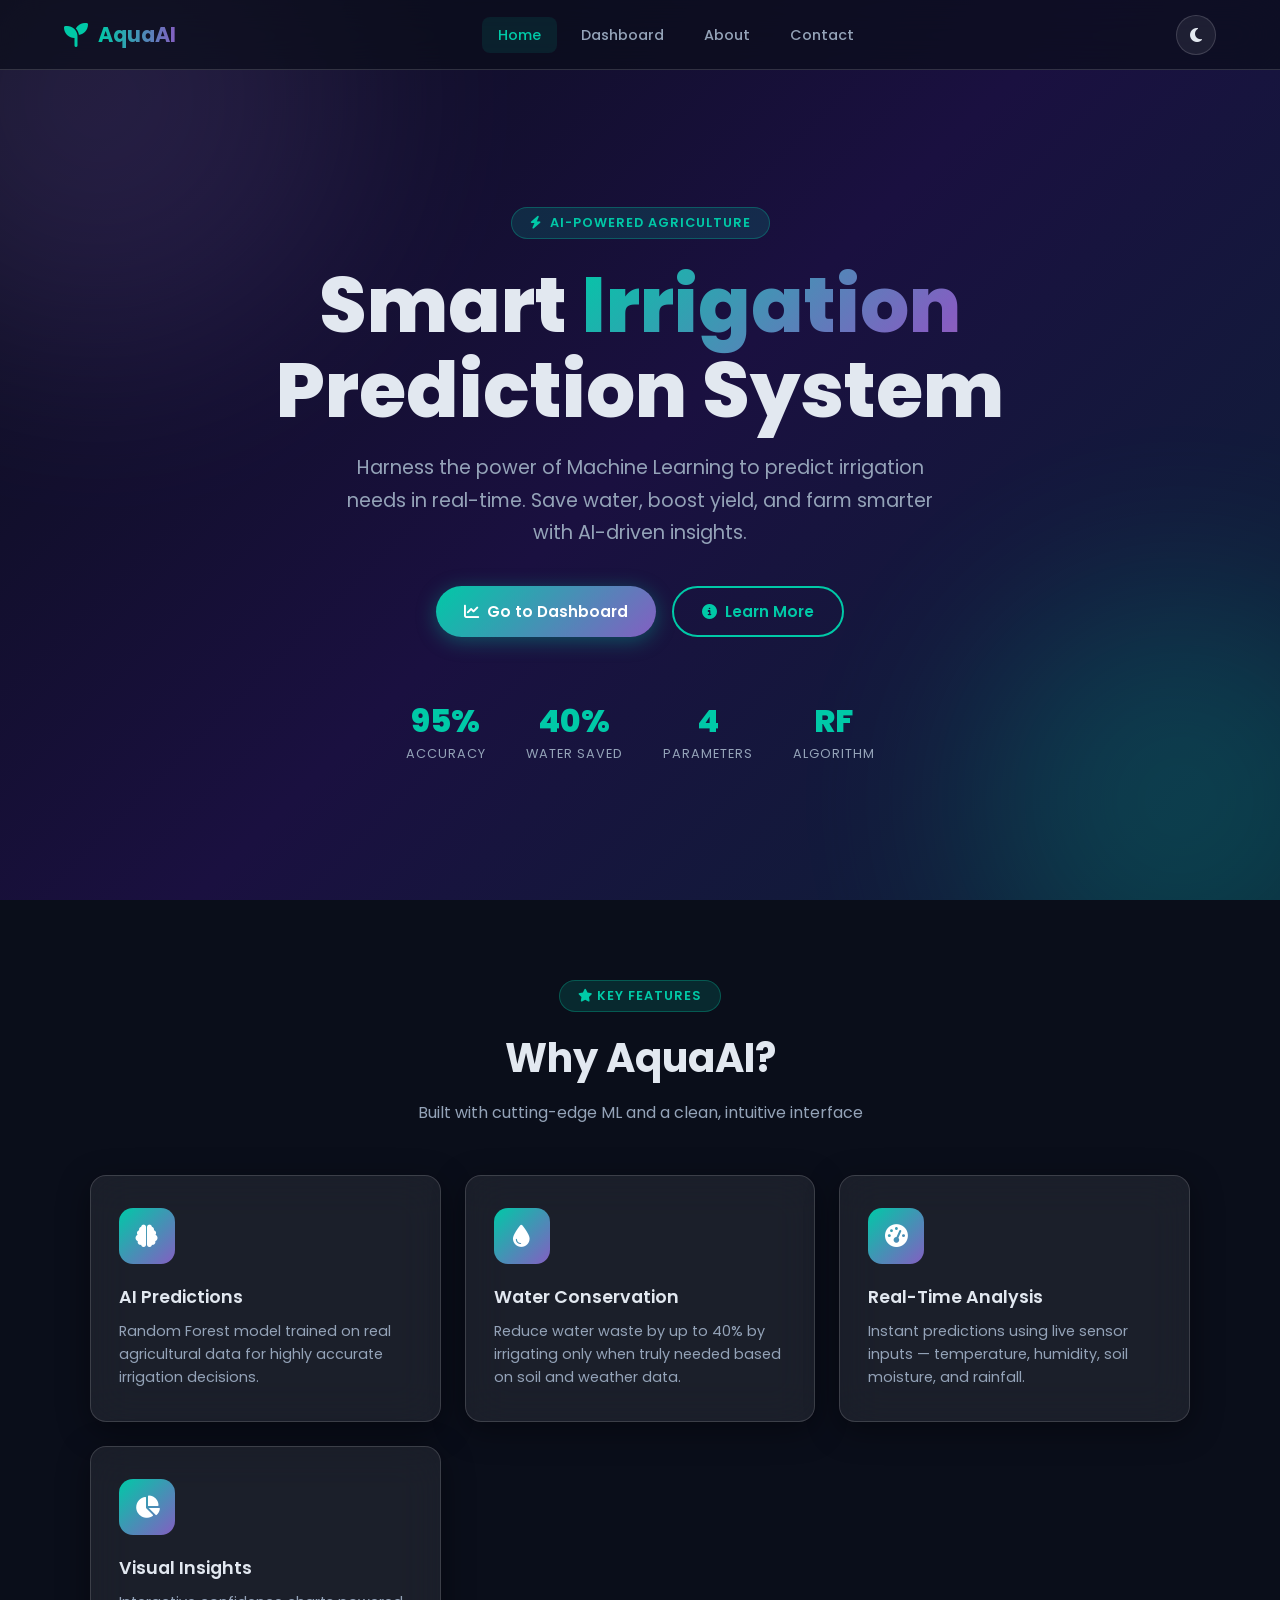
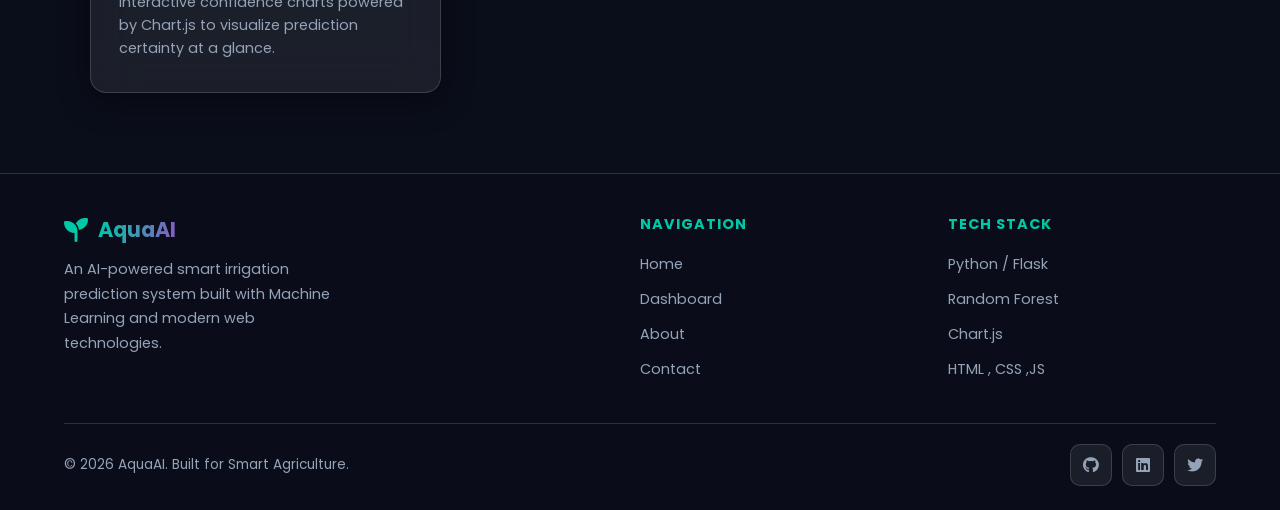
<file: Frontend/index.html>
<!DOCTYPE html>
<html lang="en">
<head>
  <meta charset="UTF-8" />
  <meta name="viewport" content="width=device-width, initial-scale=1.0" />
  <title>Smart Irrigation System</title>
  <link rel="stylesheet" href="style.css" />
  <link rel="stylesheet" href="https://cdnjs.cloudflare.com/ajax/libs/font-awesome/6.5.0/css/all.min.css" />
</head>
<body>
  <div class="animated-bg"></div>

  <!-- Navbar -->
  <nav>
    <a href="index.html" class="logo">
      <i class="fa-solid fa-seedling"></i>
      <span>AquaAI</span>
    </a>
    <ul class="nav-links" id="navLinks">
      <li><a href="index.html" class="active">Home</a></li>
      <li><a href="dashboard.html">Dashboard</a></li>
      <li><a href="about.html">About</a></li>
      <li><a href="contact.html">Contact</a></li>
    </ul>
    <div class="nav-actions">
      <button id="darkToggle" title="Toggle theme"><i class="fa-solid fa-moon"></i></button>
      <button class="hamburger" id="hamburger" aria-label="Menu">
        <span></span><span></span><span></span>
      </button>
    </div>
  </nav>

  <!-- Hero -->
  <main class="page">
    <section class="hero">
      <div class="hero-badge fade-in"><i class="fa-solid fa-bolt"></i> AI-Powered Agriculture</div>
      <h1 class="fade-in fade-in-delay-1">
        Smart <span class="gradient-text">Irrigation</span><br/>Prediction System
      </h1>
      <p class="fade-in fade-in-delay-2">
        Harness the power of Machine Learning to predict irrigation needs in real-time.
        Save water, boost yield, and farm smarter with AI-driven insights.
      </p>
      <div class="hero-btns fade-in fade-in-delay-3">
        <a href="dashboard.html" class="btn btn-primary"><i class="fa-solid fa-chart-line"></i> Go to Dashboard</a>
        <a href="about.html" class="btn btn-outline"><i class="fa-solid fa-circle-info"></i> Learn More</a>
      </div>
      <div class="hero-stats fade-in fade-in-delay-4">
        <div class="stat"><div class="stat-num">95%</div><div class="stat-label">Accuracy</div></div>
        <div class="stat"><div class="stat-num">40%</div><div class="stat-label">Water Saved</div></div>
        <div class="stat"><div class="stat-num">4</div><div class="stat-label">Parameters</div></div>
        <div class="stat"><div class="stat-num">RF</div><div class="stat-label">Algorithm</div></div>
      </div>
    </section>

    <!-- Features Preview -->
    <section class="section">
      <p class="hero-badge" style="margin:0 auto 16px;display:table;"><i class="fa-solid fa-star"></i> Key Features</p>
      <h2 class="section-title">Why AquaAI?</h2>
      <p class="section-sub">Built with cutting-edge ML and a clean, intuitive interface</p>
      <div class="cards-grid">
        <div class="glass-card feature-card fade-in">
          <div class="card-icon"><i class="fa-solid fa-brain"></i></div>
          <h3>AI Predictions</h3>
          <p>Random Forest model trained on real agricultural data for highly accurate irrigation decisions.</p>
        </div>
        <div class="glass-card feature-card fade-in fade-in-delay-1">
          <div class="card-icon"><i class="fa-solid fa-droplet"></i></div>
          <h3>Water Conservation</h3>
          <p>Reduce water waste by up to 40% by irrigating only when truly needed based on soil and weather data.</p>
        </div>
        <div class="glass-card feature-card fade-in fade-in-delay-2">
          <div class="card-icon"><i class="fa-solid fa-gauge-high"></i></div>
          <h3>Real-Time Analysis</h3>
          <p>Instant predictions using live sensor inputs — temperature, humidity, soil moisture, and rainfall.</p>
        </div>
        <div class="glass-card feature-card fade-in fade-in-delay-3">
          <div class="card-icon"><i class="fa-solid fa-chart-pie"></i></div>
          <h3>Visual Insights</h3>
          <p>Interactive confidence charts powered by Chart.js to visualize prediction certainty at a glance.</p>
        </div>
      </div>
    </section>
  </main>

  <!-- Footer -->
  <footer>
    <div class="footer-grid">
      <div class="footer-brand">
        <a href="index.html" class="logo"><i class="fa-solid fa-seedling"></i> <span>AquaAI</span></a>
        <p>An AI-powered smart irrigation prediction system built with Machine Learning and modern web technologies.</p>
      </div>
      <div class="footer-col">
        <h4>Navigation</h4>
        <ul>
          <li><a href="index.html">Home</a></li>
          <li><a href="dashboard.html">Dashboard</a></li>
          <li><a href="about.html">About</a></li>
          <li><a href="contact.html">Contact</a></li>
        </ul>
      </div>
      <div class="footer-col">
        <h4>Tech Stack</h4>
        <ul>
          <li><a href="#">Python / Flask</a></li>
          <li><a href="#">Random Forest</a></li>
          <li><a href="#">Chart.js</a></li>
          <li><a href="#">HTML , CSS ,JS</a></li>
        </ul>
      </div>
    </div>
    <div class="footer-bottom">
      <p>© 2026 AquaAI. Built for Smart Agriculture.</p>
      <div class="footer-social">
        <a href="#" class="social-link"><i class="fa-brands fa-github"></i></a>
        <a href="#" class="social-link"><i class="fa-brands fa-linkedin"></i></a>
        <a href="#" class="social-link"><i class="fa-brands fa-twitter"></i></a>
      </div>
    </div>
  </footer>

  <script src="script.js"></script>
</body>
</html>
</file>
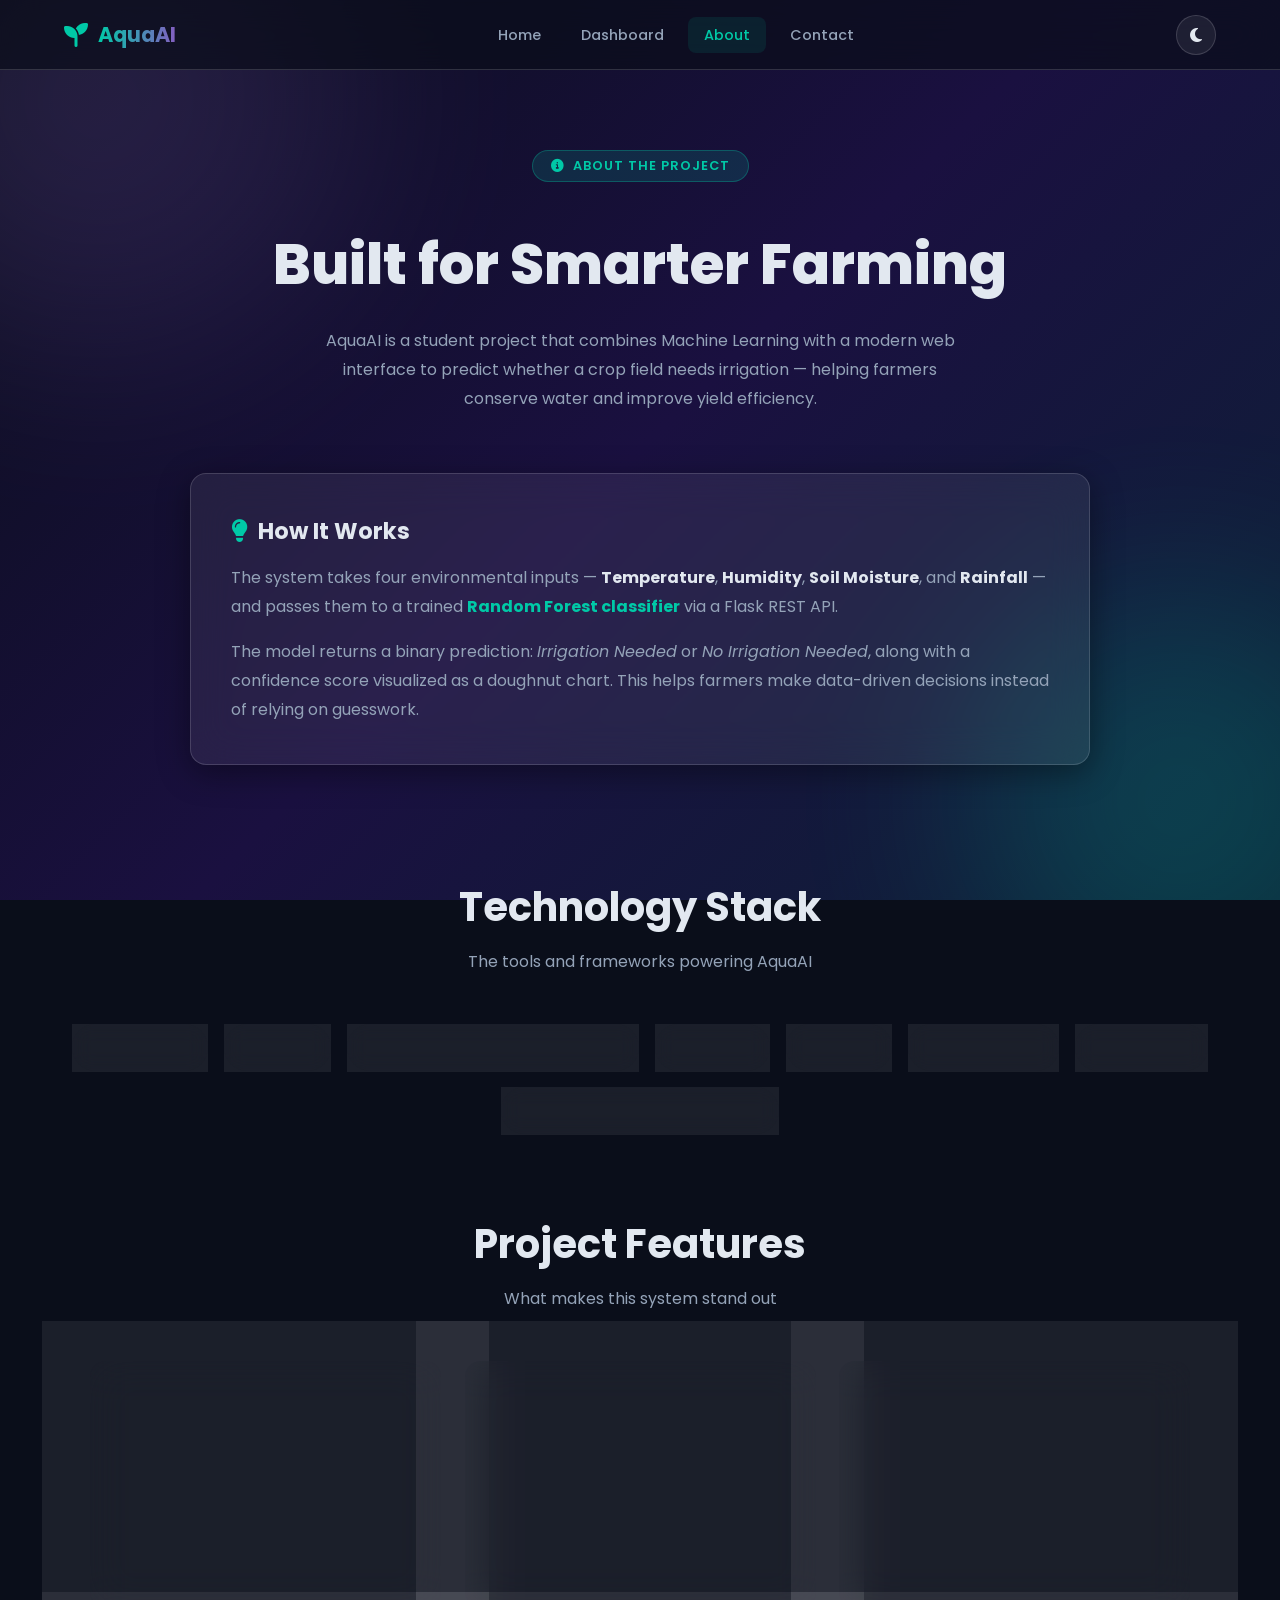
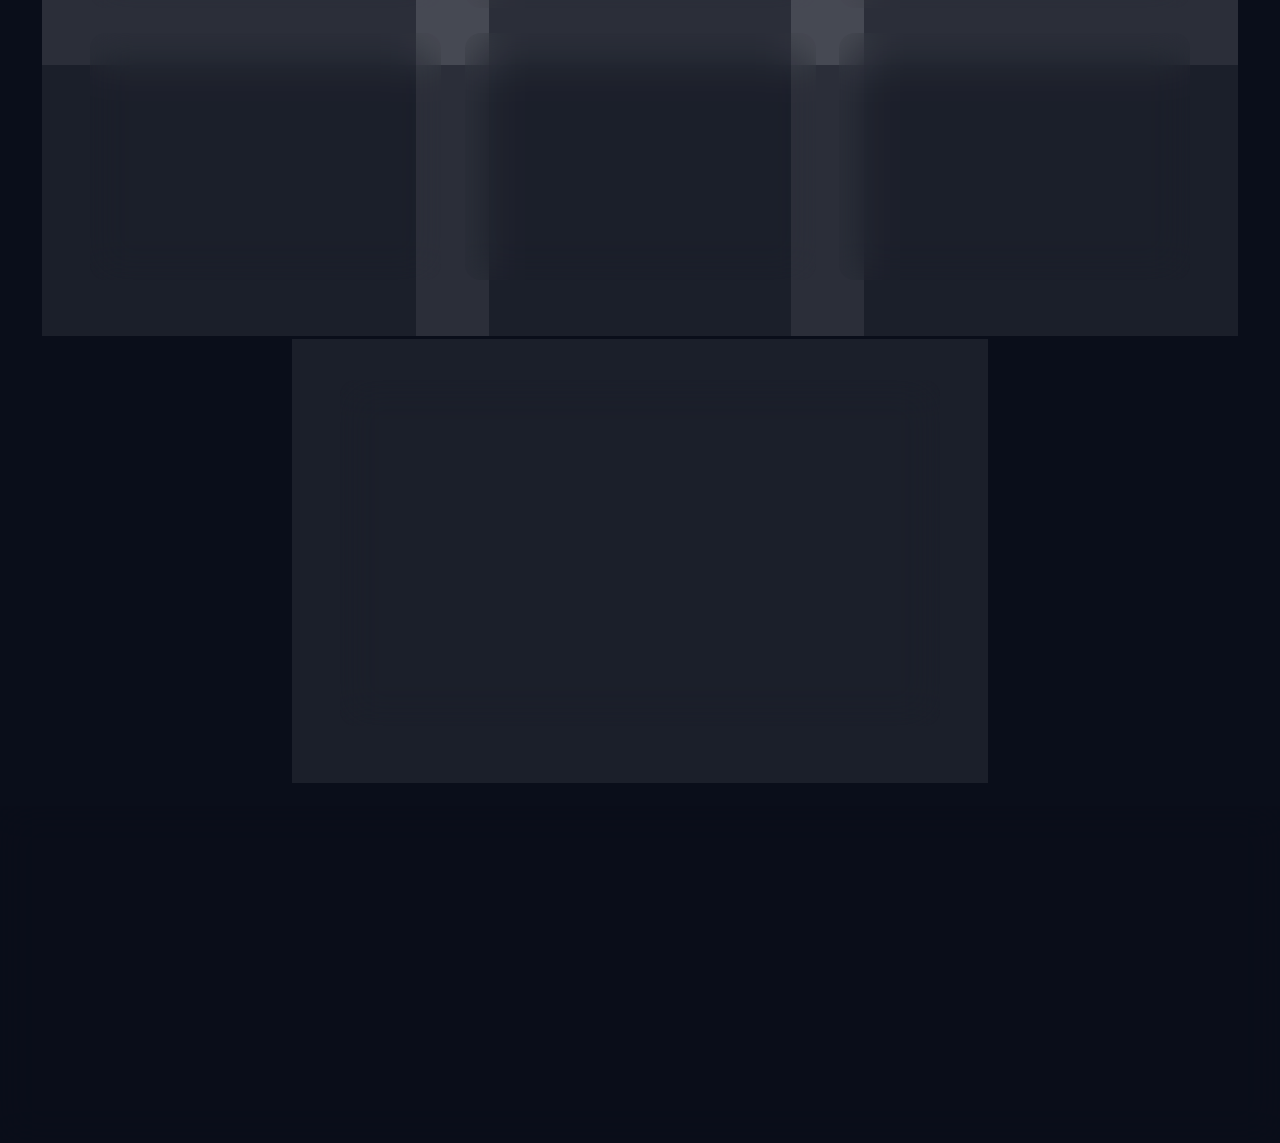
<file: Frontend/about.html>
<!DOCTYPE html>
<html lang="en">
<head>
  <meta charset="UTF-8" />
  <meta name="viewport" content="width=device-width, initial-scale=1.0" />
  <title>About — AquaAI</title>
  <link rel="stylesheet" href="style.css" />
  <link rel="stylesheet" href="https://cdnjs.cloudflare.com/ajax/libs/font-awesome/6.5.0/css/all.min.css" />
</head>
<body>
  <div class="animated-bg"></div>

  <!-- Navbar -->
  <nav>
    <a href="index.html" class="logo"><i class="fa-solid fa-seedling"></i><span>AquaAI</span></a>
    <ul class="nav-links" id="navLinks">
      <li><a href="index.html">Home</a></li>
      <li><a href="dashboard.html">Dashboard</a></li>
      <li><a href="about.html" class="active">About</a></li>
      <li><a href="contact.html">Contact</a></li>
    </ul>
    <div class="nav-actions">
      <button id="darkToggle" title="Toggle theme"><i class="fa-solid fa-moon"></i></button>
      <button class="hamburger" id="hamburger"><span></span><span></span><span></span></button>
    </div>
  </nav>

  <main class="page">
    <!-- About Hero -->
    <div class="about-hero">
      <div class="hero-badge" style="display:inline-flex;"><i class="fa-solid fa-circle-info"></i> About the Project</div>
      <h1 style="font-size:clamp(2rem,5vw,3.5rem);font-weight:800;margin:16px 0 20px;">
        Built for <span class="gradient-text">Smarter Farming</span>
      </h1>
      <p style="color:var(--text-muted);max-width:650px;margin:0 auto;line-height:1.8;font-size:1rem;">
        AquaAI is a student project that combines Machine Learning with a modern web interface to predict
        whether a crop field needs irrigation — helping farmers conserve water and improve yield efficiency.
      </p>
    </div>

    <!-- Project Description -->
    <section class="section" style="padding-top:20px;">
      <div style="max-width:900px;margin:0 auto;">
        <div class="glass-card" style="padding:40px;margin-bottom:32px;" class="fade-in">
          <h2 style="font-size:1.4rem;font-weight:700;margin-bottom:16px;"><i class="fa-solid fa-lightbulb" style="color:var(--primary);margin-right:10px;"></i>How It Works</h2>
          <p style="color:var(--text-muted);line-height:1.8;margin-bottom:16px;">
            The system takes four environmental inputs — <strong style="color:var(--text);">Temperature</strong>,
            <strong style="color:var(--text);">Humidity</strong>, <strong style="color:var(--text);">Soil Moisture</strong>,
            and <strong style="color:var(--text);">Rainfall</strong> — and passes them to a trained
            <strong style="color:var(--primary);">Random Forest classifier</strong> via a Flask REST API.
          </p>
          <p style="color:var(--text-muted);line-height:1.8;">
            The model returns a binary prediction: <em>Irrigation Needed</em> or <em>No Irrigation Needed</em>,
            along with a confidence score visualized as a doughnut chart. This helps farmers make data-driven
            decisions instead of relying on guesswork.
          </p>
        </div>
      </div>
    </section>

    <!-- Tech Stack -->
    <section class="section" style="padding-top:0;">
      <h2 class="section-title">Technology Stack</h2>
      <p class="section-sub">The tools and frameworks powering AquaAI</p>
      <div class="tech-grid">
        <div class="tech-badge"><i class="fa-brands fa-python"></i> Python 3</div>
        <div class="tech-badge"><i class="fa-solid fa-flask" style="color:var(--primary)"></i> Flask</div>
        <div class="tech-badge"><i class="fa-solid fa-tree"></i> Random Forest (scikit-learn)</div>
        <div class="tech-badge"><i class="fa-brands fa-html5"></i> HTML5</div>
        <div class="tech-badge"><i class="fa-brands fa-css3-alt"></i> CSS3</div>
        <div class="tech-badge"><i class="fa-brands fa-js"></i> JavaScript</div>
        <div class="tech-badge"><i class="fa-solid fa-chart-pie"></i> Chart.js</div>
        <div class="tech-badge"><i class="fa-solid fa-cube"></i> Pickle (Model Serialization)</div>
      </div>
    </section>

    <!-- Features -->
    <section class="section" style="padding-top:0;">
      <h2 class="section-title">Project Features</h2>
      <p class="section-sub">What makes this system stand out</p>
      <div class="cards-grid">
        <div class="glass-card feature-card fade-in">
          <div class="card-icon"><i class="fa-solid fa-robot"></i></div>
          <h3>ML-Powered Core</h3>
          <p>Random Forest classifier trained on agricultural datasets with ~95% accuracy on test data.</p>
        </div>
        <div class="glass-card feature-card fade-in fade-in-delay-1">
          <div class="card-icon"><i class="fa-solid fa-server"></i></div>
          <h3>REST API Backend</h3>
          <p>Flask backend exposes a /predict endpoint that accepts JSON input and returns predictions instantly.</p>
        </div>
        <div class="glass-card feature-card fade-in fade-in-delay-2">
          <div class="card-icon"><i class="fa-solid fa-mobile-screen"></i></div>
          <h3>Responsive UI</h3>
          <p>Fully responsive design that works seamlessly on mobile, tablet, and desktop screens.</p>
        </div>
        <div class="glass-card feature-card fade-in fade-in-delay-3">
          <div class="card-icon"><i class="fa-solid fa-moon"></i></div>
          <h3>Dark / Light Mode</h3>
          <p>Toggle between dark and light themes with smooth transitions for comfortable viewing.</p>
        </div>
        <div class="glass-card feature-card fade-in fade-in-delay-1">
          <div class="card-icon"><i class="fa-solid fa-chart-donut"></i></div>
          <h3>Confidence Visualization</h3>
          <p>Chart.js doughnut chart displays prediction confidence, making results easy to interpret.</p>
        </div>
        <div class="glass-card feature-card fade-in fade-in-delay-2">
          <div class="card-icon"><i class="fa-solid fa-leaf"></i></div>
          <h3>Eco-Friendly Impact</h3>
          <p>Helps reduce water waste by up to 40%, contributing to sustainable and efficient farming.</p>
        </div>
      </div>
    </section>

    <!-- CTA -->
    <section style="text-align:center;padding:20px 5% 80px;">
      <div class="glass-card" style="max-width:600px;margin:0 auto;padding:48px 40px;">
        <i class="fa-solid fa-seedling" style="font-size:3rem;color:var(--primary);margin-bottom:20px;display:block;"></i>
        <h2 style="font-size:1.6rem;font-weight:700;margin-bottom:12px;">Ready to Try It?</h2>
        <p style="color:var(--text-muted);margin-bottom:28px;line-height:1.7;">Head to the dashboard and run your first irrigation prediction in seconds.</p>
        <a href="dashboard.html" class="btn btn-primary"><i class="fa-solid fa-chart-line"></i> Open Dashboard</a>
      </div>
    </section>
  </main>

  <!-- Footer -->
  <footer>
    <div class="footer-grid">
      <div class="footer-brand">
        <a href="index.html" class="logo"><i class="fa-solid fa-seedling"></i> <span>AquaAI</span></a>
        <p>An AI-powered smart irrigation prediction system built with Machine Learning and modern web technologies.</p>
      </div>
      <div class="footer-col">
        <h4>Navigation</h4>
        <ul>
          <li><a href="index.html">Home</a></li>
          <li><a href="dashboard.html">Dashboard</a></li>
          <li><a href="about.html">About</a></li>
          <li><a href="contact.html">Contact</a></li>
        </ul>
      </div>
      <div class="footer-col">
        <h4>Tech Stack</h4>
        <ul>
          <li><a href="#">Python / Flask</a></li>
          <li><a href="#">Random Forest</a></li>
          <li><a href="#">Chart.js</a></li>
          <li><a href="#">HTML / CSS / JS</a></li>
        </ul>
      </div>
    </div>
    <div class="footer-bottom">
      <p>© 2025 AquaAI. Built for Smart Agriculture.</p>
      <div class="footer-social">
        <a href="#" class="social-link"><i class="fa-brands fa-github"></i></a>
        <a href="#" class="social-link"><i class="fa-brands fa-linkedin"></i></a>
        <a href="#" class="social-link"><i class="fa-brands fa-twitter"></i></a>
      </div>
    </div>
  </footer>

  <script src="script.js"></script>
</body>
</html>
</file>
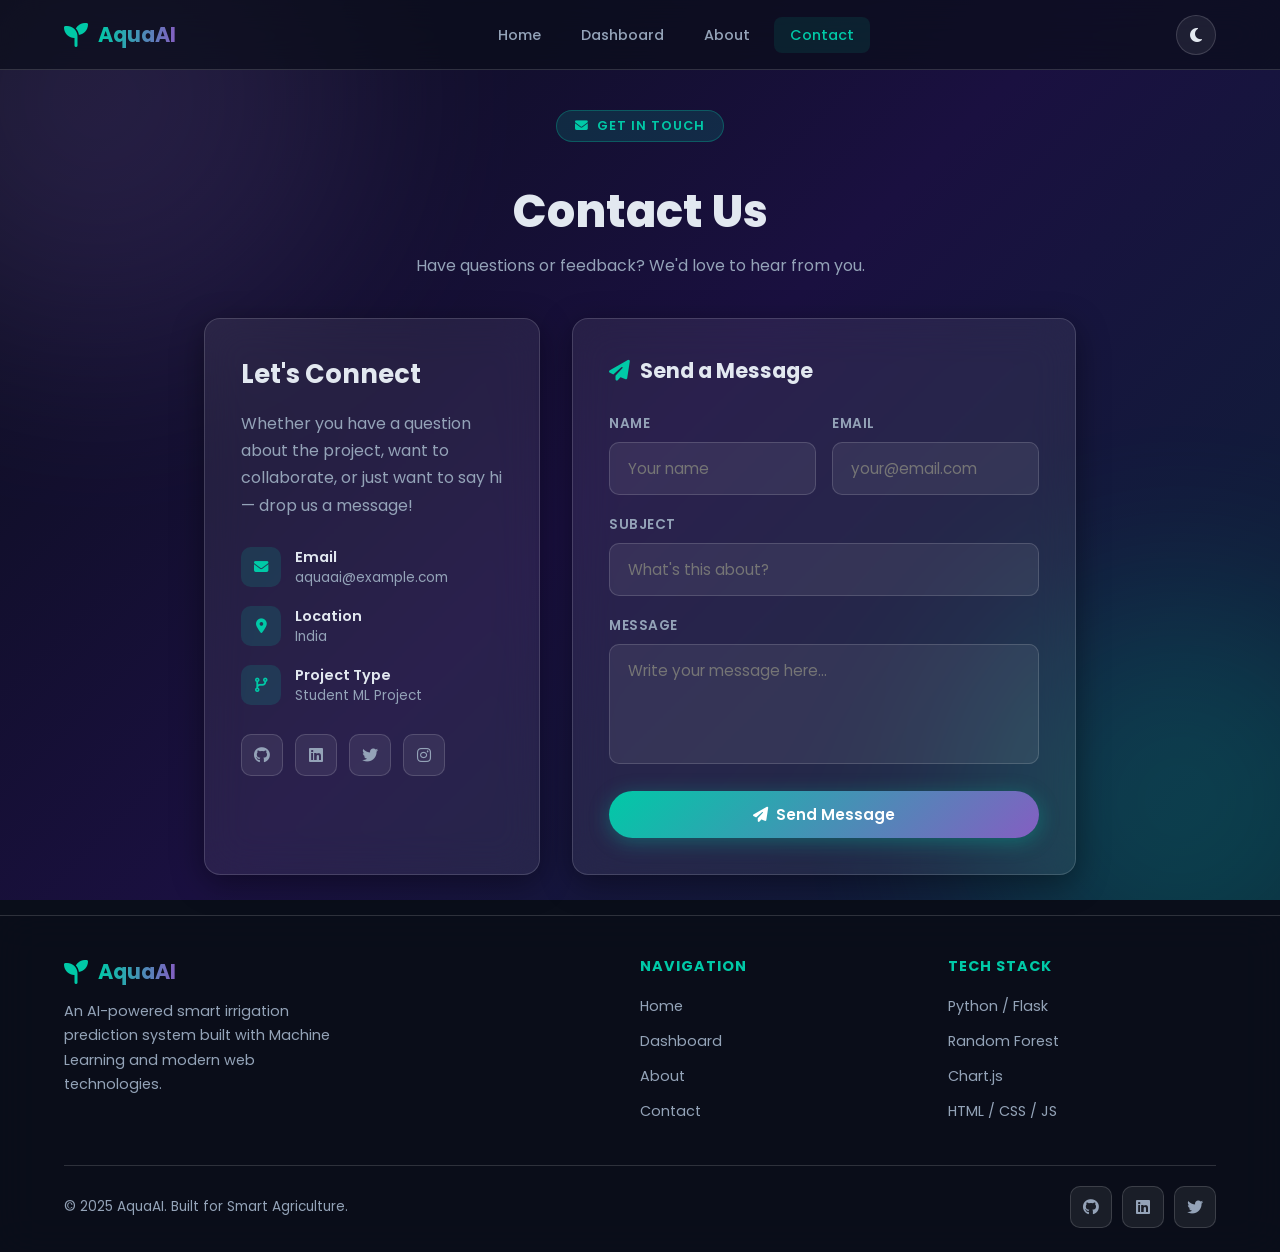
<file: Frontend/contact.html>
<!DOCTYPE html>
<html lang="en">
<head>
  <meta charset="UTF-8" />
  <meta name="viewport" content="width=device-width, initial-scale=1.0" />
  <title>Contact — AquaAI</title>
  <link rel="stylesheet" href="style.css" />
  <link rel="stylesheet" href="https://cdnjs.cloudflare.com/ajax/libs/font-awesome/6.5.0/css/all.min.css" />
</head>
<body>
  <div class="animated-bg"></div>

  <!-- Navbar -->
  <nav>
    <a href="index.html" class="logo"><i class="fa-solid fa-seedling"></i><span>AquaAI</span></a>
    <ul class="nav-links" id="navLinks">
      <li><a href="index.html">Home</a></li>
      <li><a href="dashboard.html">Dashboard</a></li>
      <li><a href="about.html">About</a></li>
      <li><a href="contact.html" class="active">Contact</a></li>
    </ul>
    <div class="nav-actions">
      <button id="darkToggle" title="Toggle theme"><i class="fa-solid fa-moon"></i></button>
      <button class="hamburger" id="hamburger"><span></span><span></span><span></span></button>
    </div>
  </nav>

  <main class="page">
    <div style="text-align:center;padding:40px 5% 0;" class="fade-in">
      <div class="hero-badge" style="display:inline-flex;"><i class="fa-solid fa-envelope"></i> Get In Touch</div>
      <h1 style="font-size:clamp(1.8rem,4vw,2.8rem);font-weight:800;margin-top:12px;">
        Contact <span class="gradient-text">Us</span>
      </h1>
      <p style="color:var(--text-muted);margin-top:8px;">Have questions or feedback? We'd love to hear from you.</p>
    </div>

    <div class="contact-grid">
      <!-- Info -->
      <div class="glass-card contact-info fade-in">
        <h2>Let's Connect</h2>
        <p>Whether you have a question about the project, want to collaborate, or just want to say hi — drop us a message!</p>

        <div class="contact-item">
          <i class="fa-solid fa-envelope"></i>
          <div>
            <div style="font-weight:600;font-size:0.9rem;">Email</div>
            <div style="color:var(--text-muted);font-size:0.85rem;">aquaai@example.com</div>
          </div>
        </div>
        <div class="contact-item">
          <i class="fa-solid fa-location-dot"></i>
          <div>
            <div style="font-weight:600;font-size:0.9rem;">Location</div>
            <div style="color:var(--text-muted);font-size:0.85rem;">India</div>
          </div>
        </div>
        <div class="contact-item">
          <i class="fa-solid fa-code-branch"></i>
          <div>
            <div style="font-weight:600;font-size:0.9rem;">Project Type</div>
            <div style="color:var(--text-muted);font-size:0.85rem;">Student ML Project</div>
          </div>
        </div>

        <div class="social-links">
          <a href="#" class="social-link" title="GitHub"><i class="fa-brands fa-github"></i></a>
          <a href="#" class="social-link" title="LinkedIn"><i class="fa-brands fa-linkedin"></i></a>
          <a href="#" class="social-link" title="Twitter"><i class="fa-brands fa-twitter"></i></a>
          <a href="#" class="social-link" title="Instagram"><i class="fa-brands fa-instagram"></i></a>
        </div>
      </div>

      <!-- Form -->
      <div class="glass-card contact-form fade-in fade-in-delay-1">
        <div class="panel-title"><i class="fa-solid fa-paper-plane"></i> Send a Message</div>

        <form id="contactForm" onsubmit="submitForm(event)">
          <div style="display:grid;grid-template-columns:1fr 1fr;gap:16px;">
            <div class="form-group">
              <label>Name</label>
              <input type="text" placeholder="Your name" required />
            </div>
            <div class="form-group">
              <label>Email</label>
              <input type="email" placeholder="your@email.com" required />
            </div>
          </div>
          <div class="form-group">
            <label>Subject</label>
            <input type="text" placeholder="What's this about?" />
          </div>
          <div class="form-group">
            <label>Message</label>
            <textarea placeholder="Write your message here..." required></textarea>
          </div>
          <button type="submit" class="btn btn-primary" style="width:100%;justify-content:center;">
            <i class="fa-solid fa-paper-plane"></i> Send Message
          </button>
        </form>

        <div class="form-success" id="formSuccess">
          <i class="fa-solid fa-circle-check"></i>
          Message sent successfully! We'll get back to you soon.
        </div>
      </div>
    </div>
  </main>

  <!-- Footer -->
  <footer>
    <div class="footer-grid">
      <div class="footer-brand">
        <a href="index.html" class="logo"><i class="fa-solid fa-seedling"></i> <span>AquaAI</span></a>
        <p>An AI-powered smart irrigation prediction system built with Machine Learning and modern web technologies.</p>
      </div>
      <div class="footer-col">
        <h4>Navigation</h4>
        <ul>
          <li><a href="index.html">Home</a></li>
          <li><a href="dashboard.html">Dashboard</a></li>
          <li><a href="about.html">About</a></li>
          <li><a href="contact.html">Contact</a></li>
        </ul>
      </div>
      <div class="footer-col">
        <h4>Tech Stack</h4>
        <ul>
          <li><a href="#">Python / Flask</a></li>
          <li><a href="#">Random Forest</a></li>
          <li><a href="#">Chart.js</a></li>
          <li><a href="#">HTML / CSS / JS</a></li>
        </ul>
      </div>
    </div>
    <div class="footer-bottom">
      <p>© 2025 AquaAI. Built for Smart Agriculture.</p>
      <div class="footer-social">
        <a href="#" class="social-link"><i class="fa-brands fa-github"></i></a>
        <a href="#" class="social-link"><i class="fa-brands fa-linkedin"></i></a>
        <a href="#" class="social-link"><i class="fa-brands fa-twitter"></i></a>
      </div>
    </div>
  </footer>

  <script src="script.js"></script>
</body>
</html>
</file>
<file: Frontend/style.css>
@import url('https://fonts.googleapis.com/css2?family=Poppins:wght@300;400;500;600;700;800&display=swap');

:root {
  --primary: #00c9a7;
  --secondary: #845ec2;
  --accent: #ff6b6b;
  --bg: #0a0e1a;
  --bg2: #111827;
  --glass: rgba(255, 255, 255, 0.07);
  --glass-border: rgba(255, 255, 255, 0.15);
  --text: #e2e8f0;
  --text-muted: #94a3b8;
  --card-shadow: 0 8px 32px rgba(0, 0, 0, 0.4);
  --radius: 16px;
  --transition: 0.3s ease;
}

.light-mode {
  --bg: #f0f4ff;
  --bg2: #e2e8f0;
  --glass: rgba(255, 255, 255, 0.6);
  --glass-border: rgba(0, 0, 0, 0.1);
  --text: #1e293b;
  --text-muted: #475569;
  --card-shadow: 0 8px 32px rgba(0, 0, 0, 0.1);
}

* { margin: 0; padding: 0; box-sizing: border-box; }

body {
  font-family: 'Poppins', sans-serif;
  background: var(--bg);
  color: var(--text);
  min-height: 100vh;
  overflow-x: hidden;
  transition: background var(--transition), color var(--transition);
}

/* ── Animated Background ── */
.animated-bg {
  position: fixed;
  inset: 0;
  z-index: -1;
  background: linear-gradient(135deg, #0a0e1a 0%, #1a1040 50%, #0d2137 100%);
  overflow: hidden;
}
.light-mode .animated-bg {
  background: linear-gradient(135deg, #dbeafe 0%, #ede9fe 50%, #d1fae5 100%);
}
.animated-bg::before, .animated-bg::after {
  content: '';
  position: absolute;
  border-radius: 50%;
  filter: blur(80px);
  opacity: 0.25;
  animation: float 8s ease-in-out infinite alternate;
}
.animated-bg::before {
  width: 600px; height: 600px;
  background: radial-gradient(circle, #845ec2, transparent);
  top: -200px; left: -200px;
}
.animated-bg::after {
  width: 500px; height: 500px;
  background: radial-gradient(circle, #00c9a7, transparent);
  bottom: -150px; right: -150px;
  animation-delay: -4s;
}
@keyframes float {
  from { transform: translate(0, 0) scale(1); }
  to   { transform: translate(60px, 40px) scale(1.1); }
}

/* ── Navbar ── */
nav {
  position: fixed;
  top: 0; left: 0; right: 0;
  z-index: 1000;
  display: flex;
  align-items: center;
  justify-content: space-between;
  padding: 0 5%;
  height: 70px;
  background: rgba(10, 14, 26, 0.7);
  backdrop-filter: blur(20px);
  border-bottom: 1px solid var(--glass-border);
  transition: background var(--transition);
}
.light-mode nav { background: rgba(240, 244, 255, 0.8); }

.logo {
  display: flex;
  align-items: center;
  gap: 10px;
  font-size: 1.3rem;
  font-weight: 700;
  text-decoration: none;
  color: var(--text);
}
.logo i { color: var(--primary); font-size: 1.5rem; }
.logo span { background: linear-gradient(90deg, var(--primary), var(--secondary)); -webkit-background-clip: text; -webkit-text-fill-color: transparent; }

.nav-links {
  display: flex;
  list-style: none;
  gap: 8px;
  align-items: center;
}
.nav-links a {
  text-decoration: none;
  color: var(--text-muted);
  font-size: 0.9rem;
  font-weight: 500;
  padding: 8px 16px;
  border-radius: 8px;
  transition: all var(--transition);
}
.nav-links a:hover, .nav-links a.active {
  color: var(--primary);
  background: rgba(0, 201, 167, 0.1);
}

.nav-actions { display: flex; align-items: center; gap: 12px; }

#darkToggle {
  background: var(--glass);
  border: 1px solid var(--glass-border);
  color: var(--text);
  width: 40px; height: 40px;
  border-radius: 50%;
  cursor: pointer;
  font-size: 1rem;
  transition: all var(--transition);
  display: flex; align-items: center; justify-content: center;
}
#darkToggle:hover { background: var(--primary); color: #fff; transform: rotate(20deg); }

.hamburger {
  display: none;
  flex-direction: column;
  gap: 5px;
  cursor: pointer;
  background: none;
  border: none;
  padding: 4px;
}
.hamburger span {
  display: block;
  width: 24px; height: 2px;
  background: var(--text);
  border-radius: 2px;
  transition: all var(--transition);
}

/* ── Page Wrapper ── */
.page { padding-top: 70px; min-height: 100vh; }

/* ── Glass Card ── */
.glass-card {
  background: var(--glass);
  backdrop-filter: blur(20px);
  border: 1px solid var(--glass-border);
  border-radius: var(--radius);
  box-shadow: var(--card-shadow);
}

/* ── Buttons ── */
.btn {
  display: inline-flex;
  align-items: center;
  gap: 8px;
  padding: 12px 28px;
  border-radius: 50px;
  font-family: 'Poppins', sans-serif;
  font-size: 0.95rem;
  font-weight: 600;
  cursor: pointer;
  border: none;
  transition: all var(--transition);
  text-decoration: none;
}
.btn-primary {
  background: linear-gradient(135deg, var(--primary), var(--secondary));
  color: #fff;
  box-shadow: 0 4px 20px rgba(0, 201, 167, 0.35);
}
.btn-primary:hover { transform: scale(1.05) translateY(-2px); box-shadow: 0 8px 30px rgba(0, 201, 167, 0.5); }
.btn-outline {
  background: transparent;
  color: var(--primary);
  border: 2px solid var(--primary);
}
.btn-outline:hover { background: var(--primary); color: #fff; transform: scale(1.05); }

/* ── Hero ── */
.hero {
  display: flex;
  flex-direction: column;
  align-items: center;
  justify-content: center;
  text-align: center;
  min-height: calc(100vh - 70px);
  padding: 40px 5%;
  animation: fadeUp 0.8s ease both;
}
.hero-badge {
  display: inline-flex;
  align-items: center;
  gap: 8px;
  background: rgba(0, 201, 167, 0.15);
  border: 1px solid rgba(0, 201, 167, 0.3);
  color: var(--primary);
  padding: 6px 18px;
  border-radius: 50px;
  font-size: 0.8rem;
  font-weight: 600;
  margin-bottom: 24px;
  letter-spacing: 1px;
  text-transform: uppercase;
}
.hero h1 {
  font-size: clamp(2.5rem, 6vw, 5rem);
  font-weight: 800;
  line-height: 1.1;
  margin-bottom: 20px;
}
.hero h1 .gradient-text {
  background: linear-gradient(135deg, var(--primary), var(--secondary), var(--accent));
  -webkit-background-clip: text;
  -webkit-text-fill-color: transparent;
  background-size: 200%;
  animation: gradientShift 4s ease infinite;
}
@keyframes gradientShift {
  0%, 100% { background-position: 0% 50%; }
  50% { background-position: 100% 50%; }
}
.hero p {
  font-size: clamp(1rem, 2vw, 1.2rem);
  color: var(--text-muted);
  max-width: 600px;
  margin-bottom: 36px;
  line-height: 1.7;
}
.hero-btns { display: flex; gap: 16px; flex-wrap: wrap; justify-content: center; }

.hero-stats {
  display: flex;
  gap: 40px;
  margin-top: 60px;
  flex-wrap: wrap;
  justify-content: center;
}
.stat { text-align: center; }
.stat-num { font-size: 2rem; font-weight: 800; color: var(--primary); }
.stat-label { font-size: 0.8rem; color: var(--text-muted); text-transform: uppercase; letter-spacing: 1px; }

/* ── Section ── */
.section { padding: 80px 5%; }
.section-title {
  text-align: center;
  font-size: clamp(1.8rem, 4vw, 2.5rem);
  font-weight: 700;
  margin-bottom: 12px;
}
.section-sub {
  text-align: center;
  color: var(--text-muted);
  margin-bottom: 50px;
  font-size: 1rem;
}

/* ── Feature Cards ── */
.cards-grid {
  display: grid;
  grid-template-columns: repeat(auto-fit, minmax(260px, 1fr));
  gap: 24px;
  max-width: 1100px;
  margin: 0 auto;
}
.feature-card {
  padding: 32px 28px;
  transition: transform var(--transition), box-shadow var(--transition);
  animation: fadeUp 0.6s ease both;
}
.feature-card:hover { transform: translateY(-8px); box-shadow: 0 20px 50px rgba(0,0,0,0.3); }
.card-icon {
  width: 56px; height: 56px;
  border-radius: 14px;
  display: flex; align-items: center; justify-content: center;
  font-size: 1.4rem;
  margin-bottom: 20px;
  background: linear-gradient(135deg, var(--primary), var(--secondary));
  color: #fff;
}
.feature-card h3 { font-size: 1.1rem; font-weight: 600; margin-bottom: 10px; }
.feature-card p { color: var(--text-muted); font-size: 0.9rem; line-height: 1.6; }

/* ── Dashboard ── */
.dashboard-grid {
  display: grid;
  grid-template-columns: 1fr 1fr;
  gap: 28px;
  max-width: 1100px;
  margin: 0 auto;
  padding: 40px 5%;
}
.input-panel, .result-panel { padding: 36px; }

.panel-title {
  font-size: 1.3rem;
  font-weight: 700;
  margin-bottom: 28px;
  display: flex;
  align-items: center;
  gap: 10px;
}
.panel-title i { color: var(--primary); }

.input-group { margin-bottom: 24px; }
.input-group label {
  display: flex;
  justify-content: space-between;
  align-items: center;
  font-size: 0.85rem;
  font-weight: 600;
  color: var(--text-muted);
  margin-bottom: 10px;
  text-transform: uppercase;
  letter-spacing: 0.5px;
}
.input-group label span { color: var(--primary); font-size: 1rem; font-weight: 700; }

input[type="range"] {
  width: 100%;
  -webkit-appearance: none;
  height: 6px;
  border-radius: 3px;
  background: var(--glass-border);
  outline: none;
  cursor: pointer;
}
input[type="range"]::-webkit-slider-thumb {
  -webkit-appearance: none;
  width: 20px; height: 20px;
  border-radius: 50%;
  background: linear-gradient(135deg, var(--primary), var(--secondary));
  cursor: pointer;
  box-shadow: 0 0 10px rgba(0, 201, 167, 0.5);
  transition: transform var(--transition);
}
input[type="range"]::-webkit-slider-thumb:hover { transform: scale(1.3); }

.predict-btn {
  width: 100%;
  padding: 16px;
  font-size: 1rem;
  border-radius: var(--radius);
  margin-top: 8px;
  justify-content: center;
}

/* Result */
.result-placeholder {
  display: flex;
  flex-direction: column;
  align-items: center;
  justify-content: center;
  height: 200px;
  color: var(--text-muted);
  gap: 12px;
  font-size: 0.95rem;
}
.result-placeholder i { font-size: 3rem; opacity: 0.3; }

.result-display { display: none; text-align: center; }
.result-icon-wrap {
  width: 90px; height: 90px;
  border-radius: 50%;
  display: flex; align-items: center; justify-content: center;
  font-size: 2.5rem;
  margin: 0 auto 20px;
}
.result-icon-wrap.needed { background: rgba(255, 107, 107, 0.2); color: var(--accent); box-shadow: 0 0 30px rgba(255,107,107,0.3); }
.result-icon-wrap.not-needed { background: rgba(0, 201, 167, 0.2); color: var(--primary); box-shadow: 0 0 30px rgba(0,201,167,0.3); }
.result-label { font-size: 1.4rem; font-weight: 700; margin-bottom: 8px; }
.result-sub { color: var(--text-muted); font-size: 0.9rem; margin-bottom: 24px; }

.chart-wrap { position: relative; height: 200px; margin-top: 20px; }

/* Loading */
.loader-overlay {
  display: none;
  position: absolute;
  inset: 0;
  background: rgba(10, 14, 26, 0.7);
  backdrop-filter: blur(4px);
  border-radius: var(--radius);
  align-items: center;
  justify-content: center;
  flex-direction: column;
  gap: 16px;
  z-index: 10;
}
.loader-overlay.active { display: flex; }
.spinner {
  width: 48px; height: 48px;
  border: 4px solid var(--glass-border);
  border-top-color: var(--primary);
  border-radius: 50%;
  animation: spin 0.8s linear infinite;
}
@keyframes spin { to { transform: rotate(360deg); } }

/* ── About ── */
.about-hero {
  text-align: center;
  padding: 80px 5% 40px;
  animation: fadeUp 0.8s ease both;
}
.tech-grid {
  display: flex;
  flex-wrap: wrap;
  gap: 16px;
  justify-content: center;
  margin-top: 40px;
}
.tech-badge {
  display: flex;
  align-items: center;
  gap: 10px;
  padding: 12px 22px;
  border-radius: 50px;
  font-size: 0.9rem;
  font-weight: 600;
  background: var(--glass);
  border: 1px solid var(--glass-border);
  backdrop-filter: blur(10px);
  transition: all var(--transition);
}
.tech-badge:hover { transform: translateY(-4px); border-color: var(--primary); color: var(--primary); }
.tech-badge i { color: var(--primary); }

/* ── Contact ── */
.contact-grid {
  display: grid;
  grid-template-columns: 1fr 1.5fr;
  gap: 32px;
  max-width: 1000px;
  margin: 0 auto;
  padding: 40px 5%;
}
.contact-info { padding: 36px; }
.contact-info h2 { font-size: 1.6rem; font-weight: 700; margin-bottom: 16px; }
.contact-info p { color: var(--text-muted); line-height: 1.7; margin-bottom: 28px; }
.contact-item {
  display: flex;
  align-items: center;
  gap: 14px;
  margin-bottom: 18px;
  font-size: 0.9rem;
}
.contact-item i {
  width: 40px; height: 40px;
  border-radius: 10px;
  background: rgba(0, 201, 167, 0.15);
  color: var(--primary);
  display: flex; align-items: center; justify-content: center;
  flex-shrink: 0;
}
.social-links { display: flex; gap: 12px; margin-top: 28px; }
.social-link {
  width: 42px; height: 42px;
  border-radius: 10px;
  background: var(--glass);
  border: 1px solid var(--glass-border);
  color: var(--text-muted);
  display: flex; align-items: center; justify-content: center;
  text-decoration: none;
  font-size: 1rem;
  transition: all var(--transition);
}
.social-link:hover { background: var(--primary); color: #fff; transform: translateY(-4px); border-color: var(--primary); }

.contact-form { padding: 36px; }
.form-group { margin-bottom: 20px; }
.form-group label { display: block; font-size: 0.85rem; font-weight: 600; color: var(--text-muted); margin-bottom: 8px; text-transform: uppercase; letter-spacing: 0.5px; }
.form-group input, .form-group textarea {
  width: 100%;
  padding: 14px 18px;
  background: var(--glass);
  border: 1px solid var(--glass-border);
  border-radius: 10px;
  color: var(--text);
  font-family: 'Poppins', sans-serif;
  font-size: 0.95rem;
  outline: none;
  transition: border-color var(--transition), box-shadow var(--transition);
  resize: none;
}
.form-group input:focus, .form-group textarea:focus {
  border-color: var(--primary);
  box-shadow: 0 0 0 3px rgba(0, 201, 167, 0.15);
}
.form-group textarea { height: 120px; }
.form-success {
  display: none;
  text-align: center;
  padding: 20px;
  color: var(--primary);
  font-weight: 600;
  animation: fadeUp 0.5s ease;
}
.form-success i { font-size: 2rem; display: block; margin-bottom: 8px; }

/* ── Footer ── */
footer {
  background: rgba(10, 14, 26, 0.8);
  backdrop-filter: blur(20px);
  border-top: 1px solid var(--glass-border);
  padding: 40px 5% 24px;
}
.light-mode footer { background: rgba(240, 244, 255, 0.8); }
.footer-grid {
  display: grid;
  grid-template-columns: 2fr 1fr 1fr;
  gap: 40px;
  margin-bottom: 32px;
}
.footer-brand p { color: var(--text-muted); font-size: 0.9rem; line-height: 1.7; margin-top: 12px; max-width: 280px; }
.footer-col h4 { font-size: 0.9rem; font-weight: 700; margin-bottom: 16px; text-transform: uppercase; letter-spacing: 1px; color: var(--primary); }
.footer-col ul { list-style: none; }
.footer-col ul li { margin-bottom: 10px; }
.footer-col ul li a { color: var(--text-muted); text-decoration: none; font-size: 0.9rem; transition: color var(--transition); }
.footer-col ul li a:hover { color: var(--primary); }
.footer-bottom {
  border-top: 1px solid var(--glass-border);
  padding-top: 20px;
  display: flex;
  justify-content: space-between;
  align-items: center;
  flex-wrap: wrap;
  gap: 12px;
}
.footer-bottom p { color: var(--text-muted); font-size: 0.85rem; }
.footer-social { display: flex; gap: 10px; }

/* ── Animations ── */
@keyframes fadeUp {
  from { opacity: 0; transform: translateY(30px); }
  to   { opacity: 1; transform: translateY(0); }
}
.fade-in { animation: fadeUp 0.7s ease both; }
.fade-in-delay-1 { animation-delay: 0.1s; }
.fade-in-delay-2 { animation-delay: 0.2s; }
.fade-in-delay-3 { animation-delay: 0.3s; }
.fade-in-delay-4 { animation-delay: 0.4s; }

/* ── Responsive ── */
@media (max-width: 900px) {
  .dashboard-grid { grid-template-columns: 1fr; }
  .contact-grid { grid-template-columns: 1fr; }
  .footer-grid { grid-template-columns: 1fr 1fr; }
}
@media (max-width: 640px) {
  .nav-links { display: none; flex-direction: column; position: absolute; top: 70px; left: 0; right: 0; background: rgba(10,14,26,0.95); backdrop-filter: blur(20px); padding: 20px; gap: 4px; border-bottom: 1px solid var(--glass-border); }
  .nav-links.open { display: flex; }
  .hamburger { display: flex; }
  .footer-grid { grid-template-columns: 1fr; }
  .hero-stats { gap: 24px; }
}
</file>
